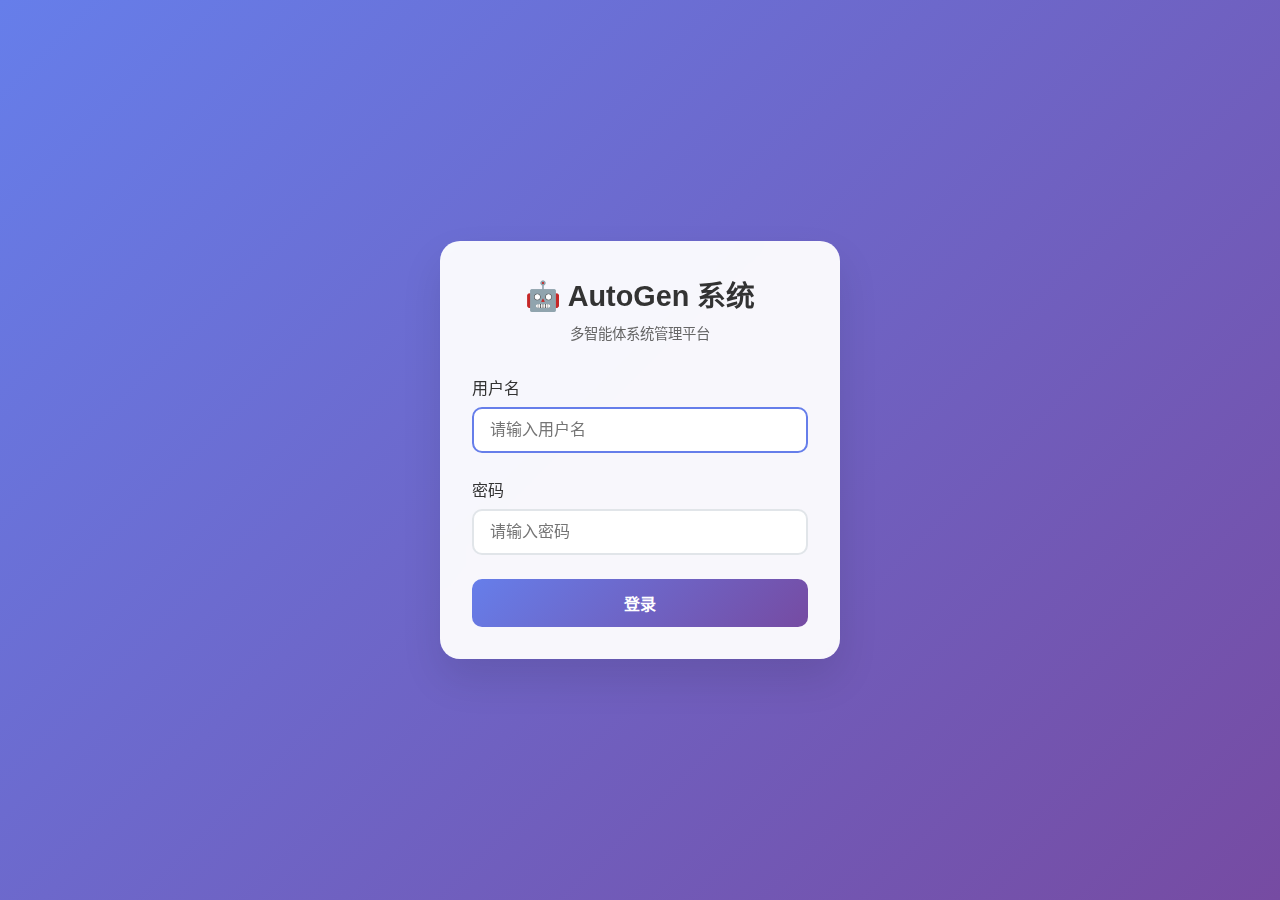
<file: web/static/login.html>
<!DOCTYPE html>
<html lang="zh-CN">
<head>
    <meta charset="UTF-8">
    <meta name="viewport" content="width=device-width, initial-scale=1.0">
    <title>AutoGen Multi-Agent System - 登录</title>
    <style>
        * {
            margin: 0;
            padding: 0;
            box-sizing: border-box;
        }

        body {
            font-family: 'Segoe UI', Tahoma, Geneva, Verdana, sans-serif;
            background: linear-gradient(135deg, #667eea 0%, #764ba2 100%);
            min-height: 100vh;
            display: flex;
            align-items: center;
            justify-content: center;
        }

        .login-container {
            background: rgba(255, 255, 255, 0.95);
            padding: 2rem;
            border-radius: 20px;
            box-shadow: 0 20px 40px rgba(0, 0, 0, 0.1);
            width: 100%;
            max-width: 400px;
            backdrop-filter: blur(10px);
        }

        .login-header {
            text-align: center;
            margin-bottom: 2rem;
        }

        .login-header h1 {
            color: #333;
            margin-bottom: 0.5rem;
            font-size: 1.8rem;
        }

        .login-header p {
            color: #666;
            font-size: 0.9rem;
        }

        .form-group {
            margin-bottom: 1.5rem;
        }

        .form-group label {
            display: block;
            margin-bottom: 0.5rem;
            color: #333;
            font-weight: 500;
        }

        .form-group input {
            width: 100%;
            padding: 12px 16px;
            border: 2px solid #e1e5e9;
            border-radius: 10px;
            font-size: 1rem;
            transition: border-color 0.3s ease;
            background: #fff;
        }

        .form-group input:focus {
            outline: none;
            border-color: #667eea;
        }

        .login-btn {
            width: 100%;
            padding: 12px;
            background: linear-gradient(135deg, #667eea 0%, #764ba2 100%);
            color: white;
            border: none;
            border-radius: 10px;
            font-size: 1rem;
            font-weight: 600;
            cursor: pointer;
            transition: transform 0.2s ease;
        }

        .login-btn:hover {
            transform: translateY(-2px);
        }

        .login-btn:active {
            transform: translateY(0);
        }

        .error-message {
            background: #fee;
            color: #c33;
            padding: 10px;
            border-radius: 8px;
            margin-bottom: 1rem;
            text-align: center;
            display: none;
        }

        .success-message {
            background: #efe;
            color: #3c3;
            padding: 10px;
            border-radius: 8px;
            margin-bottom: 1rem;
            text-align: center;
            display: none;
        }

        .loading {
            opacity: 0.7;
            pointer-events: none;
        }

        .loading .login-btn {
            background: #ccc;
        }

        @media (max-width: 480px) {
            .login-container {
                margin: 1rem;
                padding: 1.5rem;
            }
        }
    </style>
</head>
<body>
    <div class="login-container">
        <div class="login-header">
            <h1>🤖 AutoGen 系统</h1>
            <p>多智能体系统管理平台</p>
        </div>

        <div id="error-message" class="error-message"></div>
        <div id="success-message" class="success-message"></div>

        <form id="login-form">
            <div class="form-group">
                <label for="username">用户名</label>
                <input 
                    type="text" 
                    id="username" 
                    name="username" 
                    required 
                    autocomplete="username"
                    placeholder="请输入用户名"
                >
            </div>

            <div class="form-group">
                <label for="password">密码</label>
                <input 
                    type="password" 
                    id="password" 
                    name="password" 
                    required 
                    autocomplete="current-password"
                    placeholder="请输入密码"
                >
            </div>

            <button type="submit" class="login-btn">登录</button>
        </form>
    </div>

    <script>
        document.getElementById('login-form').addEventListener('submit', async function(e) {
            e.preventDefault();
            
            const container = document.querySelector('.login-container');
            const errorDiv = document.getElementById('error-message');
            const successDiv = document.getElementById('success-message');
            const username = document.getElementById('username').value;
            const password = document.getElementById('password').value;

            // Hide previous messages
            errorDiv.style.display = 'none';
            successDiv.style.display = 'none';
            
            // Show loading state
            container.classList.add('loading');

            try {
                // Determine the correct API path based on current URL
                const currentPath = window.location.pathname;
                let apiPath = '/api/login';
                
                // If we're in the /autogen/ context, use the full path
                if (currentPath.includes('/autogen/')) {
                    apiPath = '/autogen/api/login';
                }
                
                const response = await fetch(apiPath, {
                    method: 'POST',
                    headers: {
                        'Content-Type': 'application/json',
                    },
                    body: JSON.stringify({
                        username: username,
                        password: password
                    })
                });

                const data = await response.json();

                if (response.ok) {
                    // Login successful
                    successDiv.textContent = '登录成功！正在跳转...';
                    successDiv.style.display = 'block';
                    
                    // Redirect to main application
                    setTimeout(() => {
                        // Redirect to the correct path based on current context
                        const currentPath = window.location.pathname;
                        if (currentPath.includes('/autogen/')) {
                            window.location.href = '/autogen/';
                        } else {
                            window.location.href = '/';
                        }
                    }, 1000);
                } else {
                    // Login failed
                    errorDiv.textContent = data.error || '登录失败，请检查用户名和密码';
                    errorDiv.style.display = 'block';
                }
            } catch (error) {
                console.error('Login error:', error);
                errorDiv.textContent = '网络错误，请稍后重试';
                errorDiv.style.display = 'block';
            } finally {
                // Remove loading state
                container.classList.remove('loading');
            }
        });

        // Auto-focus username field
        document.getElementById('username').focus();
    </script>
</body>
</html>
</file>
